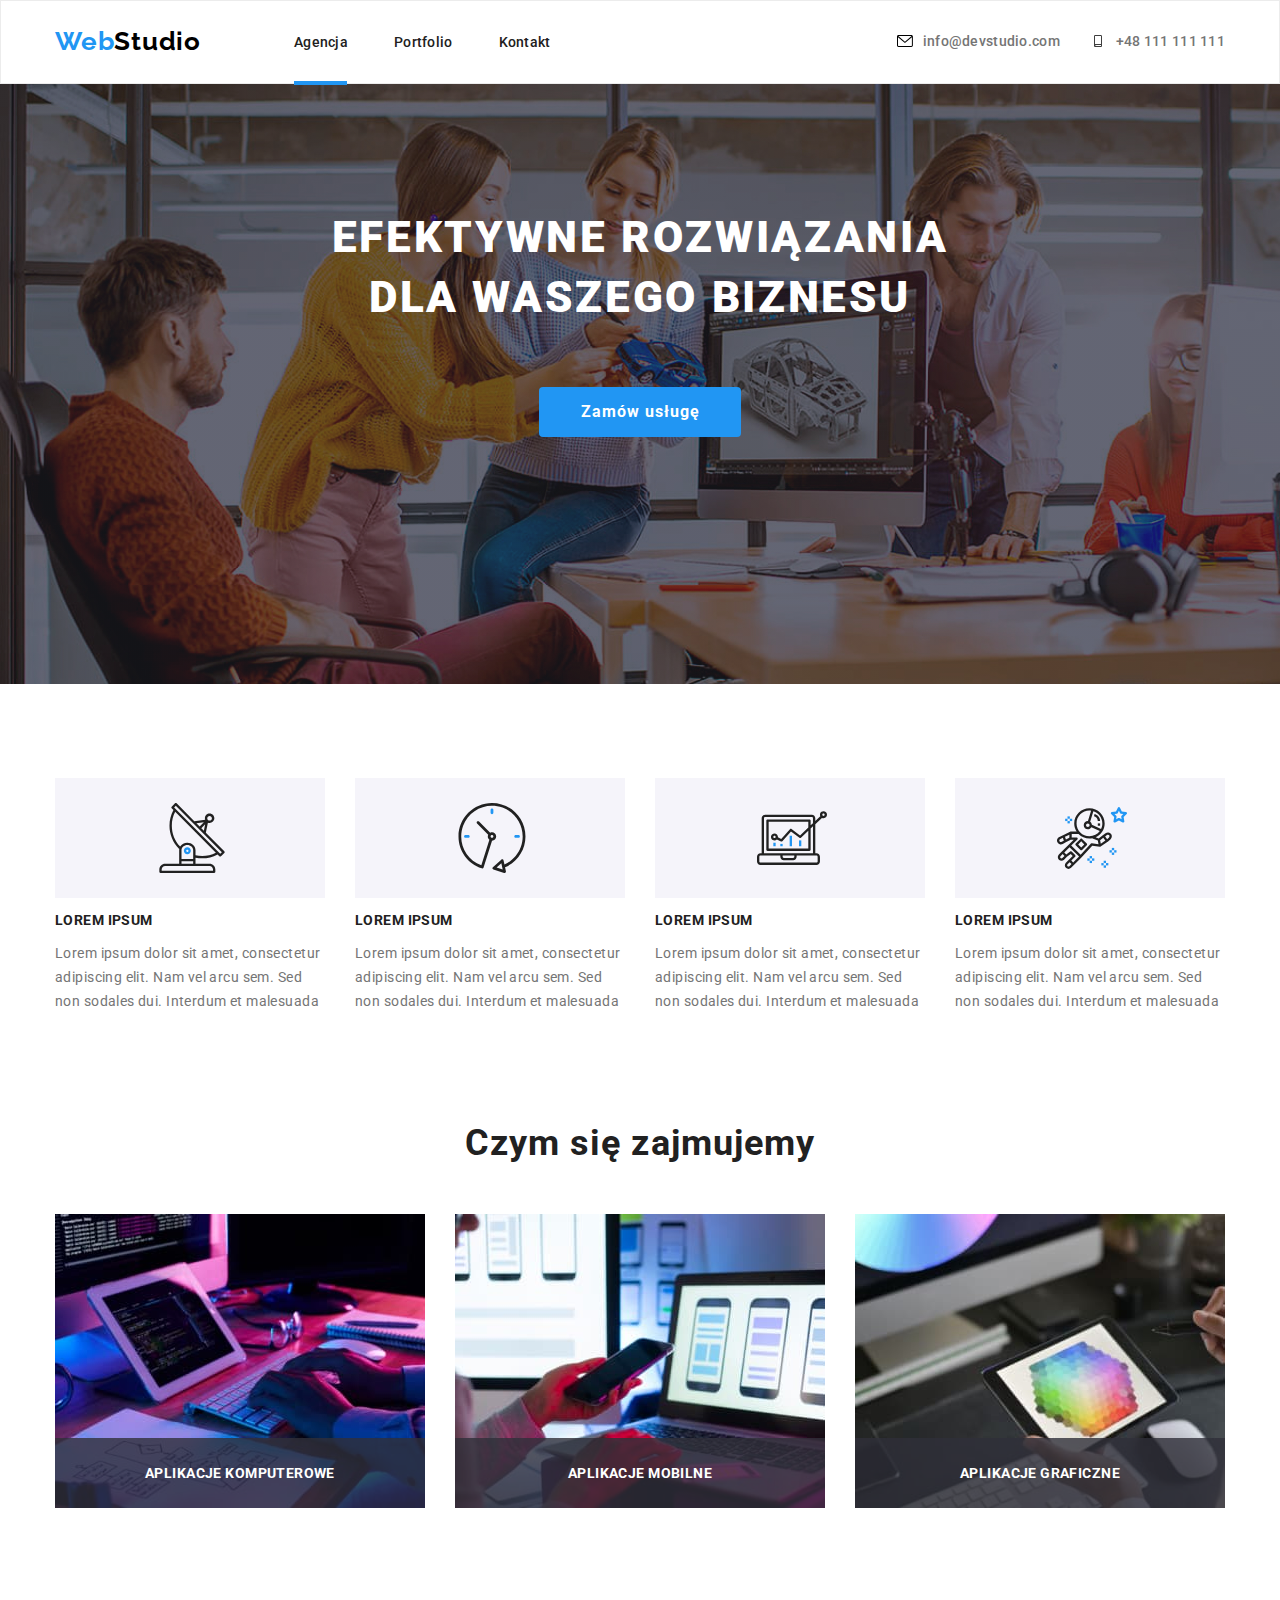
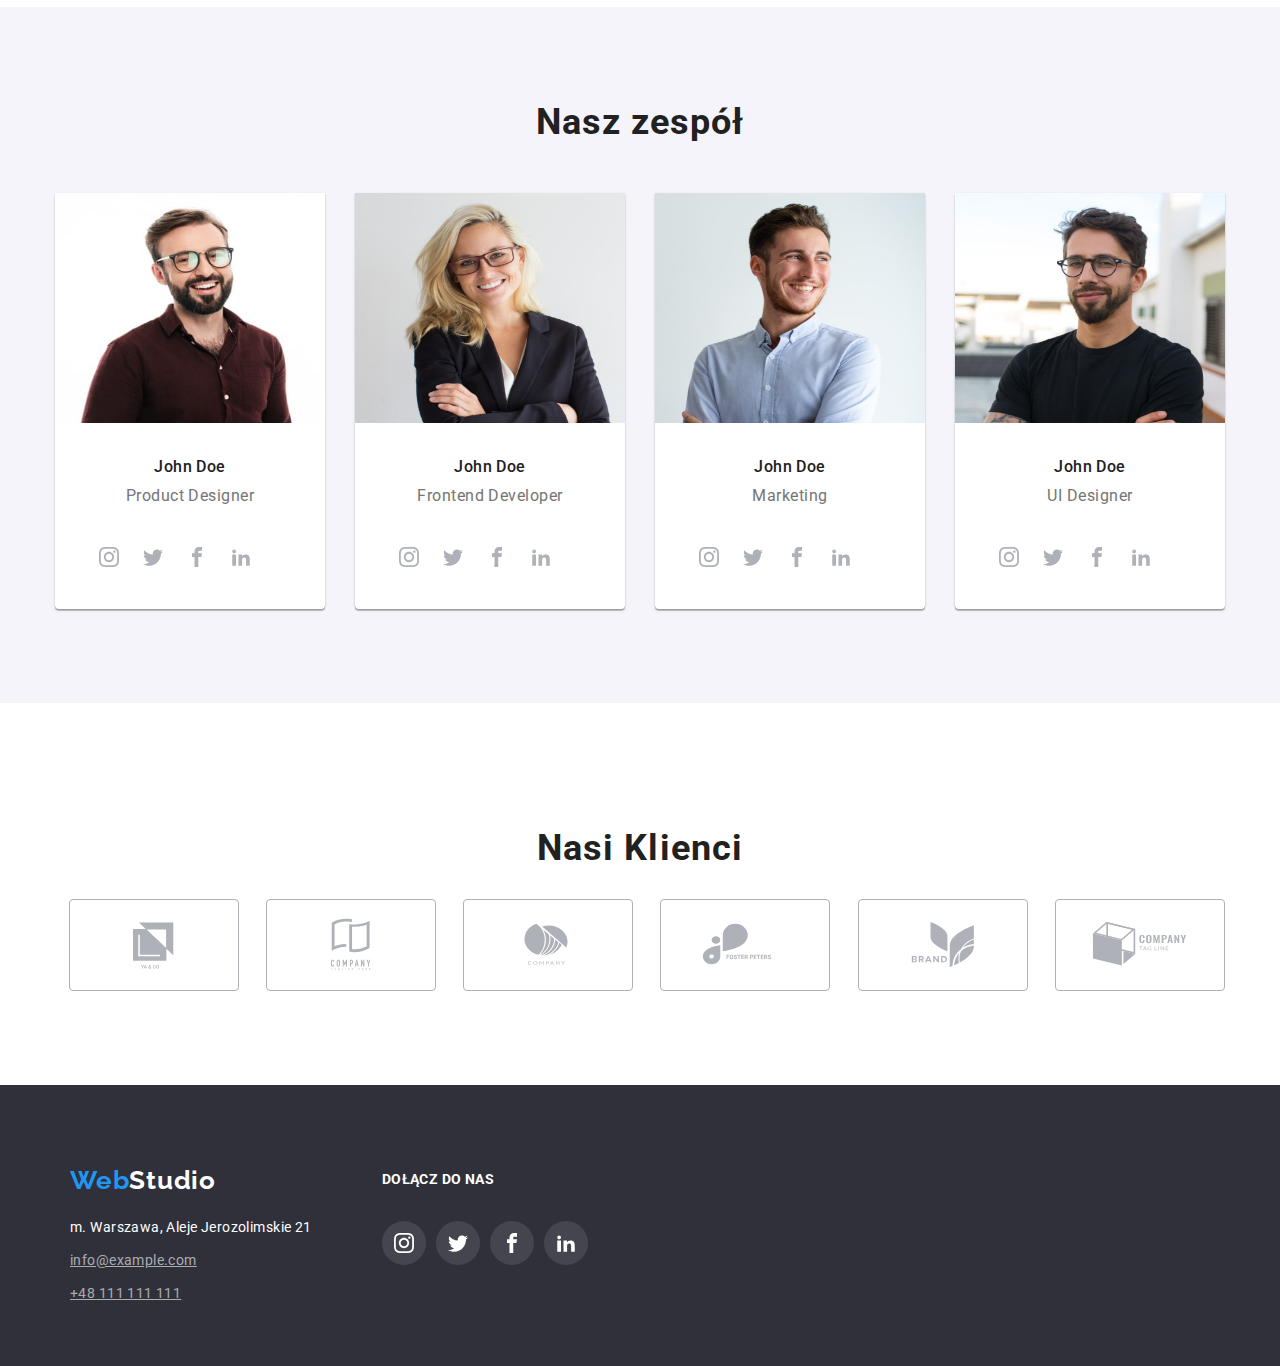
<file: index.html>
<!DOCTYPE html>
<html lang="en">
  <head>
    <meta charset="UTF-8" />
    <meta http-equiv="X-UA-Compatible" content="IE=edge" />
    <meta name="viewport" content="width=device-width, initial-scale=1.0" />
    <link
      rel="stylesheet"
      href="https://cdnjs.cloudflare.com/ajax/libs/modern-normalize/1.1.0/modern-normalize.css"
    />
    <link rel="preconnect" href="https://fonts.googleapis.com" />
    <link rel="preconnect" href="https://fonts.gstatic.com" crossorigin />
    <link
      href="https://fonts.googleapis.com/css2?family=Raleway:wght@700&family=Roboto:wght@400;500;700;900&display=swap"
      rel="stylesheet"
    />
    <link rel="stylesheet" href="./css/styles.css" />
    <title>Studio</title>
  </head>

  <body>
    <header class="header">
      <div class="container">
        <div class="navigation">
          <a class="logo link" href="/WebStudio"
            >Web<span class="logo-color">Studio</span></a
          >
          <nav class="nav-item">
            <ul class="navigation-list list">
              <li class="navigation-list-item">
                <a class="navigation-list-link line link" href="./index.html"
                  >Agencja</a
                >
              </li>
              <li class="navigation-list-item">
                <a class="navigation-list-link link" href="./port.html"
                  >Portfolio</a
                >
              </li>
              <li class="navigation-list-item">
                <a class="navigation-list-link link" href="/Kontakt">Kontakt</a>
              </li>
            </ul>
          </nav>

          <ul class="address list">
            <li>
              <a class="kontakt link" href="mailto:info@devstudio.com">
                <svg class="icon-envelope" width="16" height="12">
                  <use href="./images/sprite.svg#icon-envelope"></use>
                </svg>
                info@devstudio.com</a
              >
            </li>

            <li>
              <a class="kontakt link" href="tel:+48111111111">
                <svg class="icon-smartphone" width="16" height="12">
                  <use href="./images/sprite.svg#icon-smartphone"></use>
                </svg>
                +48 111 111 111</a
              >
            </li>
          </ul>
        </div>
      </div>
    </header>

    <!--  Efektywne Rozwiązania hero  -->
    <main>
      <section class="hero section">
        <div class="hero-item container">
          <h1 class="hero-item-text">
            EFEKTYWNE ROZWIĄZANIA <br />
            DLA WASZEGO BIZNESU
          </h1>
          <button class="hero-modal-btn" type="button"data-modal-open>
            Zamów usługę
          </button>
          </div>
        </div>
      </section>

      <section class="hero-lorem section">
        <div class="container">
          <ul class="hero-description list">
            <li class="hero-description-text">
              <ul class="lorem-list">
                <a class="lorem-links-item" href="#">
                  <svg class="lorem-icon" width="70" height="70">
                    <use href="./images/sprite.svg#icon-antenna-1"></use>
                  </svg>
                </a>
              </ul>
              <h3 class="undertitle">LOREM IPSUM</h3>
              <p class="hero-text">
                Lorem ipsum dolor sit amet, consectetur adipiscing elit. Nam vel
                arcu sem. Sed non sodales dui. Interdum et malesuada
              </p>
            </li>

            <li class="hero-description-text">
              <ul class="lorem-list">
                <a class="lorem-links-item" href="#">
                  <svg class="lorem-icon" width="70" height="70">
                    <use href="./images/sprite.svg#icon-clock-1"></use>
                  </svg>
                </a>
              </ul>
              <h3 class="undertitle">LOREM IPSUM</h3>
              <p class="hero-text">
                Lorem ipsum dolor sit amet, consectetur adipiscing elit. Nam vel
                arcu sem. Sed non sodales dui. Interdum et malesuada
              </p>
            </li>

            <li class="hero-description-text">
              <ul class="lorem-list">
                <a class="lorem-links-item" href="#">
                  <svg class="lorem-icon" width="70" height="70">
                    <use href="./images/sprite.svg#icon-diagram-1"></use>
                  </svg>
                </a>
              </ul>
              <h3 class="undertitle">LOREM IPSUM</h3>
              <p class="hero-text">
                Lorem ipsum dolor sit amet, consectetur adipiscing elit. Nam vel
                arcu sem. Sed non sodales dui. Interdum et malesuada
              </p>
            </li>

            <li class="hero-description-text">
              <ul class="lorem-list">
                <a class="lorem-links-item" href="#">
                  <svg class="lorem-icon" width="70" height="70">
                    <use href="./images/sprite.svg#icon-astronaut-1"></use>
                  </svg>
                </a>
              </ul>
              <h3 class="undertitle">LOREM IPSUM</h3>
              <p class="hero-text">
                Lorem ipsum dolor sit amet, consectetur adipiscing elit. Nam vel
                arcu sem. Sed non sodales dui. Interdum et malesuada
              </p>
            </li>
          </ul>
        </div>
      </section>
      <!--  about  -->

      <section class="about">
        <div class="container">
          <div class="about-list">
            <h2 class="secondary-undertitle">Czym się zajmujemy</h2>
            <ul class="about-img-list list">
              <li class="about-img-list-item">
                <p class="overlays">APLIKACJE KOMPUTEROWE</p>
                <img
                  class="about-img-list-img"
                  src="./images/whatwedo/computer.jpg"
                  alt="computer"
                  width="370"
                  height="294"
                />
              </li>
              <li class="about-img-list-item">
                <p class="overlays">APLIKACJE MOBILNE</p>
                <img
                  class="about-img-list-img"
                  src="./images/whatwedo/mobilephone.jpg"
                  alt="mobilephone"
                  width="370"
                  height="294"
                />
              </li>
              <li class="about-img-list-item">
                <p class="overlays">APLIKACJE GRAFICZNE</p>
                <img
                  class="about-img-list-img"
                  src="./images/whatwedo/tablet.jpg"
                  alt="tablet"
                  width="370"
                  height="294"
                />
              </li>
            </ul>
          </div>
        </div>
      </section>

      <!--  team  -->
      <section class="team section">
        <div class="container">
          <div class="team-img-box">
            <h2 class="secondary-undertitle">Nasz zespół</h2>
            <ul class="team-img list">
              <li class="team-img-list-item">
                <img
                  class="team-img-list-img"
                  src="./images/ourteam/productdesigner.jpg"
                  alt="johndoeproductdesigner"
                  width="270"
                  height="260"
                />
                <h3 class="team-name">John Doe</h3>
                <p class="team-job">Product Designer</p>

                <ul class="social-list list">
                  <li class="social-links"></li>
                  <a class="social-links-item" href="#">
                    <svg class="social-icon" width="20" height="20">
                      <use href="./images/sprite.svg#icon-instagram"></use>
                    </svg>
                  </a>

                  <li class="social-links"></li>
                  <a class="social-links-item" href="#">
                    <svg class="social-icon" width="20" height="20">
                      <use href="./images/sprite.svg#icon-twitter"></use>
                    </svg>
                  </a>

                  <li class="social-links"></li>
                  <a class="social-links-item" href="#">
                    <svg class="social-icon" width="20" height="20">
                      <use href="./images/sprite.svg#icon-facebook"></use>
                    </svg>
                  </a>

                  <li class="social-links"></li>
                  <a class="social-links-item" href="#">
                    <svg class="social-icon" width="20" height="20">
                      <use href="./images/sprite.svg#icon-linkedin2"></use>
                    </svg>
                  </a>
                </ul>
              </li>

              <li class="team-img-list-item">
                <img
                  class="team-img-list-img"
                  src="./images/ourteam/frontenddeveloper.jpg"
                  alt="johndoefrontenddeveloper"
                  width="270"
                  height="260"
                />
                <h3 class="team-name">John Doe</h3>
                <p class="team-job">Frontend Developer</p>

                <ul class="social-list list">
                  <li class="social-links"></li>
                  <a class="social-links-item" href="#">
                    <svg class="social-icon" width="20" height="20">
                      <use href="./images/sprite.svg#icon-instagram"></use>
                    </svg>
                  </a>

                  <li class="social-links"></li>
                  <a class="social-links-item" href="#">
                    <svg class="social-icon" width="20" height="20">
                      <use href="./images/sprite.svg#icon-twitter"></use>
                    </svg>
                  </a>

                  <li class="social-links"></li>
                  <a class="social-links-item" href="#">
                    <svg class="social-icon" width="20" height="20">
                      <use href="./images/sprite.svg#icon-facebook"></use>
                    </svg>
                  </a>

                  <li class="social-links"></li>
                  <a class="social-links-item" href="#">
                    <svg class="social-icon" width="20" height="20">
                      <use href="./images/sprite.svg#icon-linkedin2"></use>
                    </svg>
                  </a>
                </ul>
              </li>

              <li class="team-img-list-item">
                <img
                  class="team-img-list-img"
                  src="./images/ourteam/marketing.jpg"
                  alt="johndoemarketing"
                  width="270"
                  height="260"
                />
                <h3 class="team-name">John Doe</h3>
                <p class="team-job">Marketing</p>

                <ul class="social-list list">
                  <li class="social-links"></li>
                  <a class="social-links-item" href="#">
                    <svg class="social-icon" width="20" height="20">
                      <use href="./images/sprite.svg#icon-instagram"></use>
                    </svg>
                  </a>

                  <li class="social-links"></li>
                  <a class="social-links-item" href="#">
                    <svg class="social-icon" width="20" height="20">
                      <use href="./images/sprite.svg#icon-twitter"></use>
                    </svg>
                  </a>

                  <li class="social-links"></li>
                  <a class="social-links-item" href="#">
                    <svg class="social-icon" width="20" height="20">
                      <use href="./images/sprite.svg#icon-facebook"></use>
                    </svg>
                  </a>

                  <li class="social-links"></li>
                  <a class="social-links-item" href="#">
                    <svg class="social-icon" width="20" height="20">
                      <use href="./images/sprite.svg#icon-linkedin2"></use>
                    </svg>
                  </a>
                </ul>
              </li>

              <li class="team-img-list-item">
                <img
                  class="team-img-list-img"
                  src="./images/ourteam/uidesigner.jpg"
                  alt="johndoeuidesigner"
                  width="270"
                  height="260"
                />
                <h3 class="team-name">John Doe</h3>
                <p class="team-job">UI Designer</p>

                <ul class="social-list list">
                  <li class="social-links"></li>
                  <a class="social-links-item" href="#">
                    <svg class="social-icon" width="20" height="20">
                      <use href="./images/sprite.svg#icon-instagram"></use>
                    </svg>
                  </a>

                  <li class="social-links"></li>
                  <a class="social-links-item" href="#">
                    <svg class="social-icon" width="20" height="20">
                      <use href="./images/sprite.svg#icon-twitter"></use>
                    </svg>
                  </a>

                  <li class="social-links"></li>
                  <a class="social-links-item" href="#">
                    <svg class="social-icon" width="20" height="20">
                      <use href="./images/sprite.svg#icon-facebook"></use>
                    </svg>
                  </a>

                  <li class="social-links"></li>
                  <a class="social-links-item" href="#">
                    <svg class="social-icon" width="20" height="20">
                      <use href="./images/sprite.svg#icon-linkedin2"></use>
                    </svg>
                  </a>
                </ul>
              </li>
            </ul>
          </div>
        </div>
      </section>

      <section class="customers section">
        <div class="container">
          <h2 class="customers-name">Nasi Klienci</h2>
          <ul class="customers-list">
            <li class="customers-links"></li>
            <a class="customers-links-item" href="#">
              <svg class="customers-icon" width="106" height="60">
                <use href="./images/sprite.svg#icon-client1"></use>
              </svg>
            </a>
            <li class="customers-links"></li>
            <a class="customers-links-item" href="#">
              <svg class="customers-icon" width="106" height="60">
                <use href="./images/sprite.svg#icon-client2"></use>
              </svg>
            </a>
            <li class="customers-links"></li>
            <a class="customers-links-item" href="#">
              <svg class="customers-icon" width="106" height="60">
                <use href="./images/sprite.svg#icon-client3"></use>
              </svg>
            </a>
            <li class="customers-links"></li>
            <a class="customers-links-item" href="#">
              <svg class="customers-icon" width="106" height="60">
                <use href="./images/sprite.svg#icon-client4"></use>
              </svg>
            </a>
            <li class="customers-links"></li>
            <a class="customers-links-item" href="#">
              <svg class="customers-icon" width="106" height="60">
                <use href="./images/sprite.svg#icon-client5"></use>
              </svg>
            </a>
            <li class="customers-links"></li>
            <a class="customers-links-item" href="#">
              <svg class="customers-icon" width="106" height="60">
                <use href="./images/sprite.svg#icon-client6"></use>
              </svg>
            </a>
          </ul>
        </div>
      </section>
    </main>

    <!--  footer  -->
    <footer>
      <div class="container">
        <div class="all-footer">
          <div class="logo-address-footer">
            <ul class="address-footer list">
              <a class="logo-footer link" href="/WebStudio"
                >Web<span class="footer-logo-color">Studio</span></a
              >

              <li class="footer-address">
                <a
                  class="footer-address-item link"
                  href="https://goo.gl/maps/xpxpCTiTsb5umE3t5"
                  target="_blank"
                  >m. Warszawa, Aleje Jerozolimskie 21</a
                >
              </li>
              <li class="address-mail-footer">
                <a class="footer-mail" href="mailto:info@example.com"
                  >info@example.com</a
                >
              </li>
              <li class="address-tel-footer">
                <a class="footer-tel" href="tel:+48111111111"
                  >+48 111 111 111</a
                >
              </li>
            </ul>

            <div class="right-side-footer">
              <p>DOŁĄCZ DO NAS</p>
              <ul class="social-list-footer list">
                <li class="social-links-footer">
                  <a class="social-links-item-footer" href="#">
                    <svg class="social-icon-footer" width="20" height="20">
                      <use href="./images/sprite.svg#icon-instagram"></use>
                    </svg>
                  </a>
                </li>

                <li class="social-links-footer">
                  <a class="social-links-item-footer" href="#">
                    <svg class="social-icon-footer" width="20" height="20">
                      <use href="./images/sprite.svg#icon-twitter"></use>
                    </svg>
                  </a>
                </li>

                <li class="social-links-footer">
                  <a class="social-links-item-footer" href="#">
                    <svg class="social-icon-footer" width="20" height="20">
                      <use href="./images/sprite.svg#icon-facebook"></use>
                    </svg>
                  </a>
                </li>

                <li class="social-links-footer">
                  <a class="social-links-item-footer" href="#">
                    <svg class="social-icon-footer" width="20" height="20">
                      <use href="./images/sprite.svg#icon-linkedin2"></use>
                    </svg>
                  </a>
                </li>
              </ul>
            </div>
          </div>
        </div>
      </div>
    </footer>
    <!-----------------MODAL---------------->
    <div class="backdrop is-hidden" data-modal>
      <div class="modal">
        <button type="button" class="close-btn" data-modal-close>X</button>
      </div>
    </div>

    <script src="./js/modal.js"></script>
  </body>
</html>
</file>
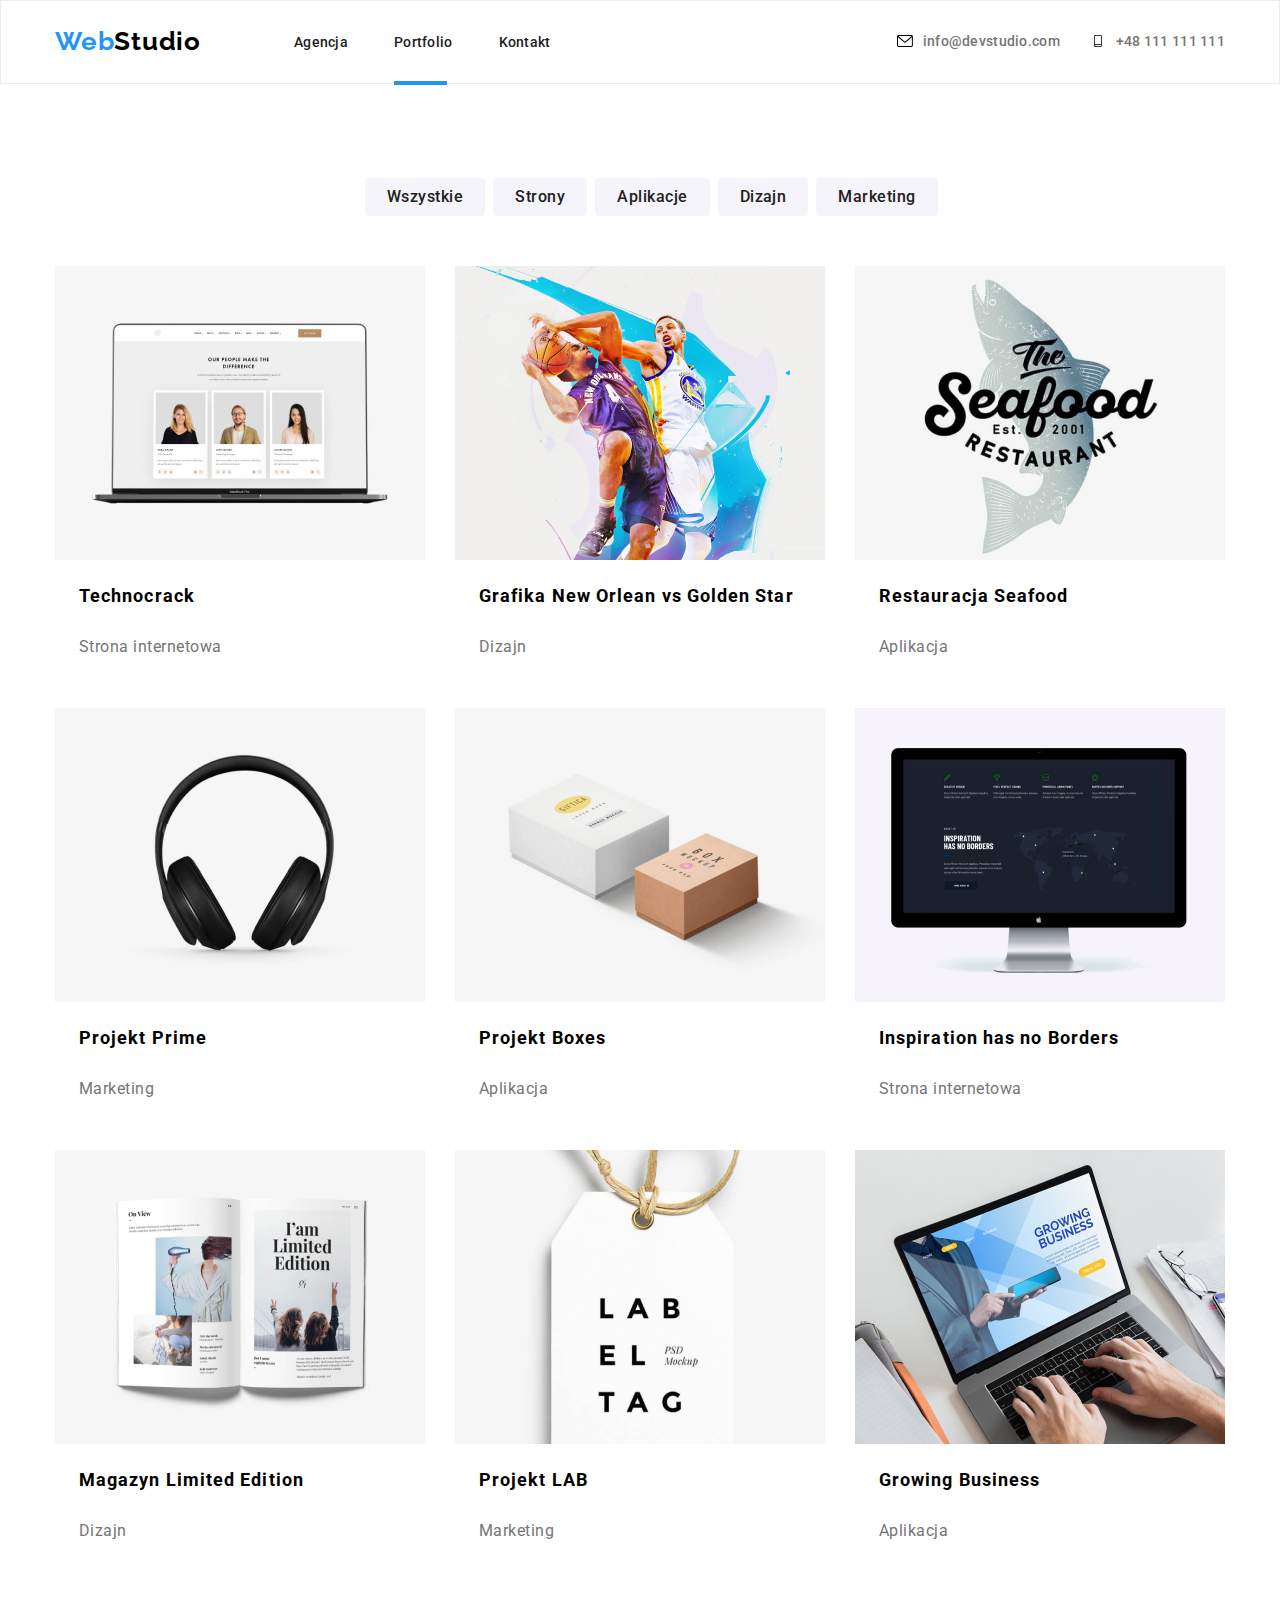
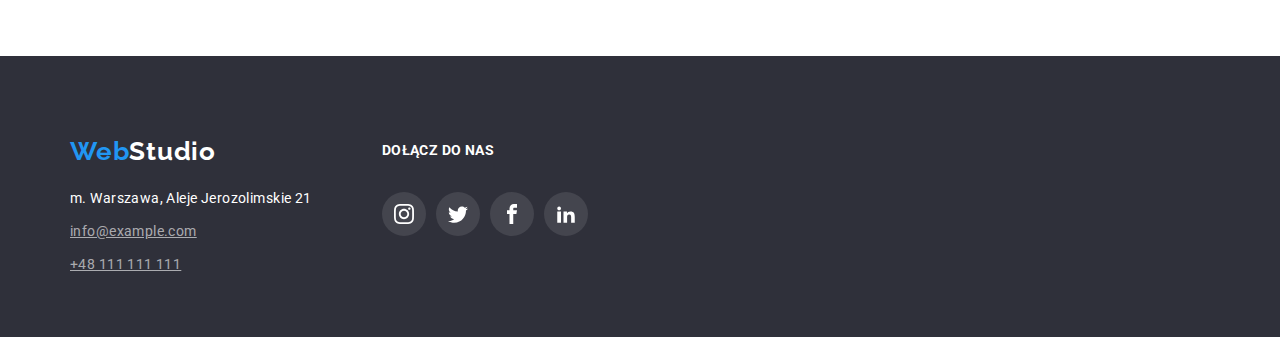
<file: port.html>
<!DOCTYPE html>
<html lang="en">
  <head>
    <meta charset="UTF-8" />
    <meta http-equiv="X-UA-Compatible" content="IE=edge" />
    <meta name="viewport" content="width=device-width, initial-scale=1.0" />
    <link
      rel="stylesheet"
      href="https://cdnjs.cloudflare.com/ajax/libs/modern-normalize/1.1.0/modern-normalize.css"
    />
    <link rel="preconnect" href="https://fonts.googleapis.com" />
    <link rel="preconnect" href="https://fonts.gstatic.com" crossorigin />
    <link
      href="https://fonts.googleapis.com/css2?family=Raleway:wght@700&family=Roboto:wght@400;500;700;900&display=swap"
      rel="stylesheet"
    />
    <link rel="stylesheet" href="./css/styles.css" />
    <title>Portfolio</title>
  </head>

  <body>
    <header class="header">
      <div class="container">
        <div class="navigation">
          <a class="logo link" href="/WebStudio"
            >Web<span class="logo-color">Studio</span></a
          >
          <nav class="nav-item">
            <ul class="navigation-list list">
              <li class="navigation-list-item">
                <a class="navigation-list-link link" href="./index.html"
                  >Agencja</a
                >
              </li>
              <li class="navigation-list-item">
                <a class="navigation-list-link line link" href="./portfolio.html"
                  >Portfolio</a
                >
              </li>
              <li class="navigation-list-item">
                <a class="navigation-list-link link" href="/Kontakt">Kontakt</a>
              </li>
            </ul>
          </nav>

          <ul class="address list">
            <li>
              <a class="kontakt link" href="mailto:info@devstudio.com">
                <svg class="icon-envelope" width="16" height="12">
                  <use href="./images/sprite.svg#icon-envelope"></use>
                </svg>
                info@devstudio.com</a
              >
            </li>

            <li>
              <a class="kontakt link" href="tel:+48111111111">
                <svg class="icon-smartphone" width="16" height="12">
                  <use href="./images/sprite.svg#icon-smartphone"></use>
                </svg>
                +48 111 111 111</a
              >
            </li>
          </ul>
        </div>
      </div>
    </header>

    <main>
      <section class="portfolio-section">
        <div class="container">
          <nav class="nav-btn">
            <ul class="nav-btn-list-item list">
              <li class="nav-btn-list">
                <button class="nav-modal-btn" type="button">Wszystkie</button>
              </li>
              <li class="nav-btn-list">
                <button class="nav-modal-btn" type="button">Strony</button>
              </li>
              <li class="nav-btn-list">
                <button class="nav-modal-btn" type="button">Aplikacje</button>
              </li>
              <li class="nav-btn-list">
                <button class="nav-modal-btn" type="button">Dizajn</button>
              </li>
              <li class="nav-btn-list">
                <button class="nav-modal-btn" type="button">Marketing</button>
              </li>
            </ul>
          </nav>
        </div>
      </section>

      <!--Portfolio-->
      <div class="portfolio">
        <div class="container">
          <ul class="portfolio-list-item list">
            <li class="portfolio-list">
              <figure class="portfolio-img">
                <div class="portfolio-hidden">
                  <img
                    src="./images/portfolio/port1.jpg"
                    alt="Technocrack"
                    width="370"
                    height="294"
                  />
                  <div class="portfolio-description">
                    Technocrack jest popularną platformą wykorzystywaną do
                    rozpowszechniania koronawirusa. Firmy wykorzystują tę
                    platformę do celów szpiegowskich i ataków na
                    niezabezpieczone serwery konkurencji
                  </div>
                </div>

                <figcaption class="portfolio-card">
                  <h3 class="prtfolio-item">Technocrack</h3>
                  <p class="portfolio-class-description">Strona internetowa</p>
                </figcaption>
              </figure>
            </li>

            <li class="portfolio-list">
              <figure class="portfolio-img">
                <div class="portfolio-hidden">
                  <img
                    src="./images/portfolio/port2.jpg"
                    alt="Grafika New Orlean vs Golden Star"
                    width="370"
                    height="294"
                  />
                  <div class="portfolio-description">
                    Technocrack jest popularną platformą wykorzystywaną do
                    rozpowszechniania koronawirusa. Firmy wykorzystują tę
                    platformę do celów szpiegowskich i ataków na
                    niezabezpieczone serwery konkurencji
                  </div>
                </div>
                <figcaption class="portfolio-card">
                  <h3 class="prtfolio-item">
                    Grafika New Orlean vs Golden Star
                  </h3>
                  <p class="portfolio-class-description">Dizajn</p>
                </figcaption>
              </figure>
            </li>

            <li class="portfolio-list">
              <figure class="portfolio-img">
                <div class="portfolio-hidden">
                  <img
                    src="./images/portfolio/port3.jpg"
                    alt="Restauracja Seafood"
                    width="370"
                    height="294"
                  />
                  <div class="portfolio-description">
                    Technocrack jest popularną platformą wykorzystywaną do
                    rozpowszechniania koronawirusa. Firmy wykorzystują tę
                    platformę do celów szpiegowskich i ataków na
                    niezabezpieczone serwery konkurencji
                  </div>
                </div>
                <figcaption class="portfolio-card">
                  <h3 class="prtfolio-item">Restauracja Seafood</h3>
                  <p class="portfolio-class-description">Aplikacja</p>
                </figcaption>
              </figure>
            </li>

            <li class="portfolio-list">
              <figure class="portfolio-img">
                <div class="portfolio-hidden">
                  <img
                    src="./images/portfolio/port4.jpg"
                    alt="Projekt Prime"
                    width="370"
                    height="294"
                  />
                  <div class="portfolio-description">
                    Technocrack jest popularną platformą wykorzystywaną do
                    rozpowszechniania koronawirusa. Firmy wykorzystują tę
                    platformę do celów szpiegowskich i ataków na
                    niezabezpieczone serwery konkurencji
                  </div>
                </div>
                <figcaption class="portfolio-card">
                  <h3 class="prtfolio-item">Projekt Prime</h3>
                  <p class="portfolio-class-description">Marketing</p>
                </figcaption>
              </figure>
            </li>

            <li class="portfolio-list">
              <figure class="portfolio-img">
                <div class="portfolio-hidden">
                  <img
                    src="./images/portfolio/port5.jpg"
                    alt="Projekt Boxes"
                    width="370"
                    height="294"
                  />
                  <div class="portfolio-description">
                    Technocrack jest popularną platformą wykorzystywaną do
                    rozpowszechniania koronawirusa. Firmy wykorzystują tę
                    platformę do celów szpiegowskich i ataków na
                    niezabezpieczone serwery konkurencji
                  </div>
                </div>
                <figcaption class="portfolio-card">
                  <h3 class="prtfolio-item">Projekt Boxes</h3>
                  <p class="portfolio-class-description">Aplikacja</p>
                </figcaption>
              </figure>
            </li>

            <li class="portfolio-list">
              <figure class="portfolio-img">
                <div class="portfolio-hidden">
                  <img
                    src="./images/portfolio/port6.jpg"
                    alt="Inspiration has no Borders"
                    width="370"
                    height="294"
                  />
                  <div class="portfolio-description">
                    Technocrack jest popularną platformą wykorzystywaną do
                    rozpowszechniania koronawirusa. Firmy wykorzystują tę
                    platformę do celów szpiegowskich i ataków na
                    niezabezpieczone serwery konkurencji
                  </div>
                </div>
                <figcaption class="portfolio-card">
                  <h3 class="prtfolio-item">Inspiration has no Borders</h3>
                  <p class="portfolio-class-description">Strona internetowa</p>
                </figcaption>
              </figure>
            </li>

            <li class="portfolio-list">
              <figure class="portfolio-img">
                <div class="portfolio-hidden">
                  <img
                    src="./images/portfolio/port7.jpg"
                    alt="Magazyn Limited Edition"
                    width="370"
                    height="294"
                  />
                  <div class="portfolio-description">
                    Technocrack jest popularną platformą wykorzystywaną do
                    rozpowszechniania koronawirusa. Firmy wykorzystują tę
                    platformę do celów szpiegowskich i ataków na
                    niezabezpieczone serwery konkurencji
                  </div>
                </div>
                <figcaption class="portfolio-card">
                  <h3 class="prtfolio-item">Magazyn Limited Edition</h3>
                  <p class="portfolio-class-description">Dizajn</p>
                </figcaption>
              </figure>
            </li>

            <li class="portfolio-list">
              <figure class="portfolio-img">
                <div class="portfolio-hidden">
                  <img
                    src="./images/portfolio/port8.jpg"
                    alt="Projekt LAB"
                    width="370"
                    height="294"
                  />
                  <div class="portfolio-description">
                    Technocrack jest popularną platformą wykorzystywaną do
                    rozpowszechniania koronawirusa. Firmy wykorzystują tę
                    platformę do celów szpiegowskich i ataków na
                    niezabezpieczone serwery konkurencji
                  </div>
                </div>
                <figcaption class="portfolio-card">
                  <h3 class="prtfolio-item">Projekt LAB</h3>
                  <p class="portfolio-class-description">Marketing</p>
                </figcaption>
              </figure>
            </li>

            <li class="portfolio-list">
              <figure class="portfolio-img">
                <div class="portfolio-hidden">
                  <img
                    src="./images/portfolio/port9.jpg"
                    alt="Growing Business"
                    width="370"
                    height="294"
                  />
                  <div class="portfolio-description">
                    Technocrack jest popularną platformą wykorzystywaną do
                    rozpowszechniania koronawirusa. Firmy wykorzystują tę
                    platformę do celów szpiegowskich i ataków na
                    niezabezpieczone serwery konkurencji
                  </div>
                </div>
                <figcaption class="portfolio-card">
                  <h3 class="prtfolio-item">Growing Business</h3>
                  <p class="portfolio-class-description">Aplikacja</p>
                </figcaption>
              </figure>
            </li>
          </ul>
        </div>
      </div>

      <footer>
      <div class="container">
        <div class="all-footer">
          <div class="logo-address-footer">
            <ul class="address-footer list">
              <a class="logo-footer link" href="/WebStudio"
                >Web<span class="footer-logo-color">Studio</span></a
              >

              <li class="footer-address">
                <a
                  class="footer-address-item link"
                  href="https://goo.gl/maps/xpxpCTiTsb5umE3t5"
                  target="_blank"
                  >m. Warszawa, Aleje Jerozolimskie 21</a
                >
              </li>
              <li class="address-mail-footer">
                <a class="footer-mail" href="mailto:info@example.com"
                  >info@example.com</a
                >
              </li>
              <li class="address-tel-footer">
                <a class="footer-tel" href="tel:+48111111111"
                  >+48 111 111 111</a
                >
              </li>
            </ul>

            <div class="right-side-footer">
              <p>DOŁĄCZ DO NAS</p>
              <ul class="social-list-footer list">
                <li class="social-links-footer">
                  <a class="social-links-item-footer" href="#">
                    <svg class="social-icon-footer" width="20" height="20">
                      <use href="./images/sprite.svg#icon-instagram"></use>
                    </svg>
                  </a>
                </li>

                <li class="social-links-footer">
                  <a class="social-links-item-footer" href="#">
                    <svg class="social-icon-footer" width="20" height="20">
                      <use href="./images/sprite.svg#icon-twitter"></use>
                    </svg>
                  </a>
                </li>

                <li class="social-links-footer">
                  <a class="social-links-item-footer" href="#">
                    <svg class="social-icon-footer" width="20" height="20">
                      <use href="./images/sprite.svg#icon-facebook"></use>
                    </svg>
                  </a>
                </li>

                <li class="social-links-footer">
                  <a class="social-links-item-footer" href="#">
                    <svg class="social-icon-footer" width="20" height="20">
                      <use href="./images/sprite.svg#icon-linkedin2"></use>
                    </svg>
                  </a>
                </li>
              </ul>
            </div>
          </div>
        </div>
      </div>
    </footer>
    </main>
  </body>
</html>
</file>
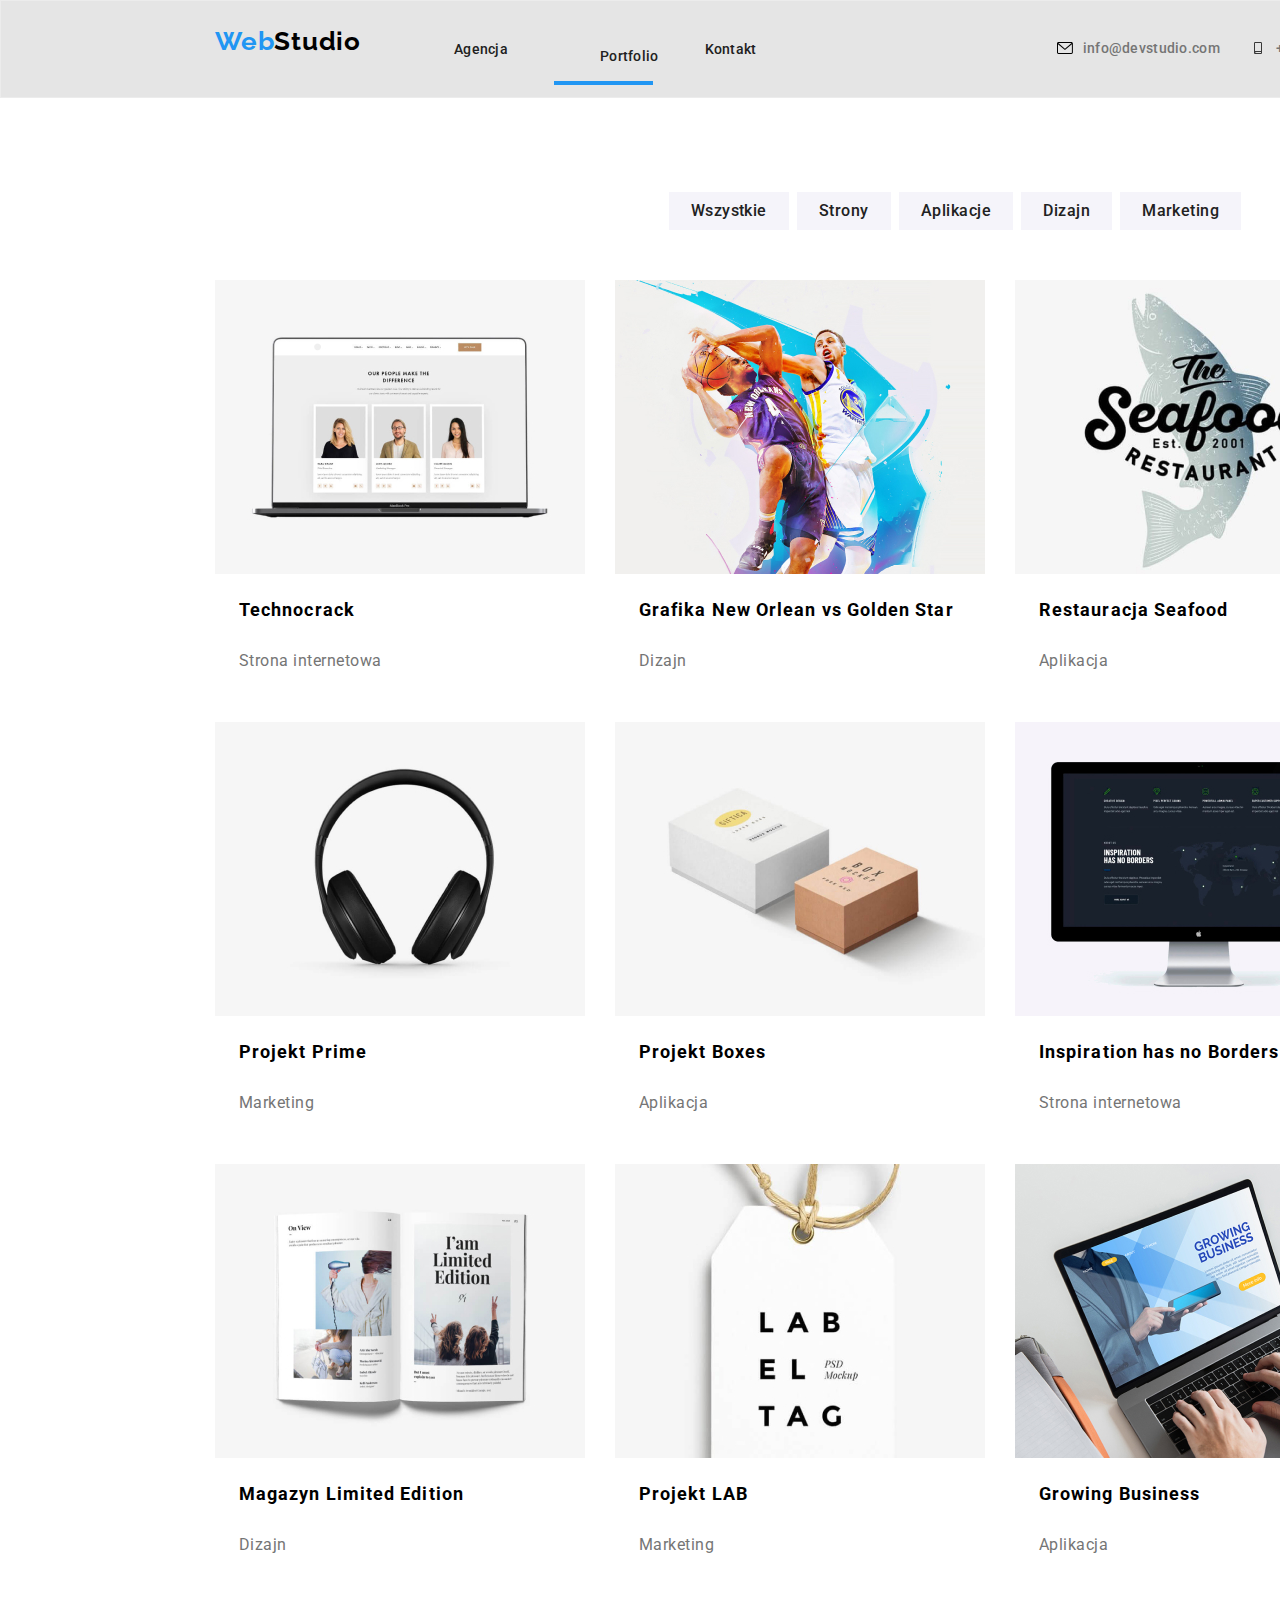
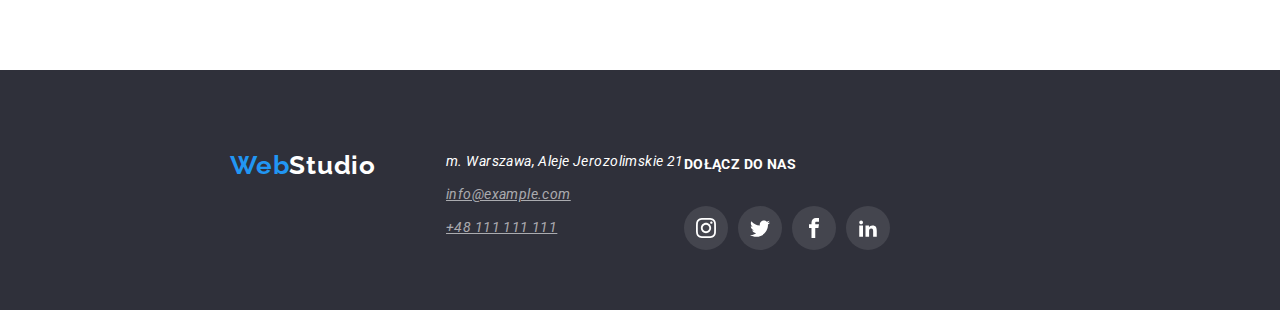
<file: portfolio.html>
<!DOCTYPE html>
<html lang="en">
  <head>
    <meta charset="UTF-8" />
    <meta http-equiv="X-UA-Compatible" content="IE=edge" />
    <meta name="viewport" content="width=device-width, initial-scale=1.0" />
    <link
      rel="stylesheet"
      href="https://cdnjs.cloudflare.com/ajax/libs/modern-normalize/1.1.0/modern-normalize.css"
    />
    <link rel="preconnect" href="https://fonts.googleapis.com" />
    <link rel="preconnect" href="https://fonts.gstatic.com" crossorigin />
    <link
      href="https://fonts.googleapis.com/css2?family=Raleway:wght@700&family=Roboto:wght@400;500;700;900&display=swap"
      rel="stylesheet"
    />
    <link rel="stylesheet" href="./css/style.css" />
    <title>Portfolio</title>
  </head>

  <body>
    <header class="header">
      <div class="container">
        <div class="navigation">
          <a class="logo link" href="/WebStudio"
            >Web<span class="logo-color">Studio</span></a
          >
          <nav class="nav-item">
            <ul class="navigation-list list">
              <li class="navigation-list-item">
                <a class="navigation-list-link link" href="./index.html"
                  >Agencja</a
                >
              </li>
              <li class="navigation-list-item">
                <a
                  class="navigation-list-link line link"
                  href="./portfolio.html">
              <li>
                <p class="description"></p>
                <a class="navigation-list-link link" href="./portfolio.html"
                  >Portfolio</a
                >
              </li>
              <li class="navigation-list-item">
                <a class="navigation-list-link link" href="/Kontakt">Kontakt</a>
              </li>
            </ul>
          </nav>

          <ul class="address list">
            <li>
              <a class="kontakt link" href="mailto:info@devstudio.com">
                <svg class="icon-envelope" width="16" height="12">
                  <use href="./images/sprite.svg#icon-envelope"></use>
                </svg>
                info@devstudio.com</a
              >
            </li>

            <li>
              <a class="kontakt link" href="tel:+48111111111">
                <svg class="icon-smartphone" width="16" height="12">
                  <use href="./images/sprite.svg#icon-smartphone"></use>
                </svg>
                +48 111 111 111</a
              >
            </li>
          </ul>
        </div>
      </div>
    </header>

    <main>
      <section class="portfolio-section">
        <div class="container">
          <nav class="nav-btn">
            <ul class="nav-btn-list-item list">
              <li class="nav-btn-list">
                <button class="nav-modal-btn" type="button">Wszystkie</button>
              </li>
              <li class="nav-btn-list">
                <button class="nav-modal-btn" type="button">Strony</button>
              </li>
              <li class="nav-btn-list">
                <button class="nav-modal-btn" type="button">Aplikacje</button>
              </li>
              <li class="nav-btn-list">
                <button class="nav-modal-btn" type="button">Dizajn</button>
              </li>
              <li class="nav-btn-list">
                <button class="nav-modal-btn" type="button">Marketing</button>
              </li>
            </ul>
          </nav>
        </div>
      </section>

      <!--Portfolio-->
      <div class="portfolio">
        <div class="container">
          <ul class="portfolio-list-item list">
            <li class="portfolio-list">
              <figure class="portfolio-img">
                <div class="portfolio-hidden">
                  <img
                    src="./images/portfolio/port1.jpg"
                    alt="Technocrack"
                    width="370"
                    height="294"
                  />
                  <div class="portfolio-description">
                    Technocrack jest popularną platformą wykorzystywaną do
                    rozpowszechniania koronawirusa. Firmy wykorzystują tę
                    platformę do celów szpiegowskich i ataków na
                    niezabezpieczone serwery konkurencji
                  </div>
                </div>

                <figcaption class="portfolio-card">
                  <h3 class="prtfolio-item">Technocrack</h3>
                  <p class="portfolio-class-description">Strona internetowa</p>
                </figcaption>
              </figure>
            </li>

            <li class="portfolio-list">
              <figure class="portfolio-img">
                <div class="portfolio-hidden">
                  <img
                    src="./images/portfolio/port2.jpg"
                    alt="Grafika New Orlean vs Golden Star"
                    width="370"
                    height="294"
                  />
                  <div class="portfolio-description">
                    Technocrack jest popularną platformą wykorzystywaną do
                    rozpowszechniania koronawirusa. Firmy wykorzystują tę
                    platformę do celów szpiegowskich i ataków na
                    niezabezpieczone serwery konkurencji
                  </div>
                </div>
                <figcaption class="portfolio-card">
                  <h3 class="prtfolio-item">
                    Grafika New Orlean vs Golden Star
                  </h3>
                  <p class="portfolio-class-description">Dizajn</p>
                </figcaption>
              </figure>
            </li>

            <li class="portfolio-list">
              <figure class="portfolio-img">
                <div class="portfolio-hidden">
                  <img
                    src="./images/portfolio/port3.jpg"
                    alt="Restauracja Seafood"
                    width="370"
                    height="294"
                  />
                  <div class="portfolio-description">
                    Technocrack jest popularną platformą wykorzystywaną do
                    rozpowszechniania koronawirusa. Firmy wykorzystują tę
                    platformę do celów szpiegowskich i ataków na
                    niezabezpieczone serwery konkurencji
                  </div>
                </div>
                <figcaption class="portfolio-card">
                  <h3 class="prtfolio-item">Restauracja Seafood</h3>
                  <p class="portfolio-class-description">Aplikacja</p>
                </figcaption>
              </figure>
            </li>

            <li class="portfolio-list">
              <figure class="portfolio-img">
                <div class="portfolio-hidden">
                  <img
                    src="./images/portfolio/port4.jpg"
                    alt="Projekt Prime"
                    width="370"
                    height="294"
                  />
                  <div class="portfolio-description">
                    Technocrack jest popularną platformą wykorzystywaną do
                    rozpowszechniania koronawirusa. Firmy wykorzystują tę
                    platformę do celów szpiegowskich i ataków na
                    niezabezpieczone serwery konkurencji
                  </div>
                </div>
                <figcaption class="portfolio-card">
                  <h3 class="prtfolio-item">Projekt Prime</h3>
                  <p class="portfolio-class-description">Marketing</p>
                </figcaption>
              </figure>
            </li>

            <li class="portfolio-list">
              <figure class="portfolio-img">
                <div class="portfolio-hidden">
                  <img
                    src="./images/portfolio/port5.jpg"
                    alt="Projekt Boxes"
                    width="370"
                    height="294"
                  />
                  <div class="portfolio-description">
                    Technocrack jest popularną platformą wykorzystywaną do
                    rozpowszechniania koronawirusa. Firmy wykorzystują tę
                    platformę do celów szpiegowskich i ataków na
                    niezabezpieczone serwery konkurencji
                  </div>
                </div>
                <figcaption class="portfolio-card">
                  <h3 class="prtfolio-item">Projekt Boxes</h3>
                  <p class="portfolio-class-description">Aplikacja</p>
                </figcaption>
              </figure>
            </li>

            <li class="portfolio-list">
              <figure class="portfolio-img">
                <div class="portfolio-hidden">
                  <img
                    src="./images/portfolio/port6.jpg"
                    alt="Inspiration has no Borders"
                    width="370"
                    height="294"
                  />
                  <div class="portfolio-description">
                    Technocrack jest popularną platformą wykorzystywaną do
                    rozpowszechniania koronawirusa. Firmy wykorzystują tę
                    platformę do celów szpiegowskich i ataków na
                    niezabezpieczone serwery konkurencji
                  </div>
                </div>
                <figcaption class="portfolio-card">
                  <h3 class="prtfolio-item">Inspiration has no Borders</h3>
                  <p class="portfolio-class-description">Strona internetowa</p>
                </figcaption>
              </figure>
            </li>

            <li class="portfolio-list">
              <figure class="portfolio-img">
                <div class="portfolio-hidden">
                  <img
                    src="./images/portfolio/port7.jpg"
                    alt="Magazyn Limited Edition"
                    width="370"
                    height="294"
                  />
                  <div class="portfolio-description">
                    Technocrack jest popularną platformą wykorzystywaną do
                    rozpowszechniania koronawirusa. Firmy wykorzystują tę
                    platformę do celów szpiegowskich i ataków na
                    niezabezpieczone serwery konkurencji
                  </div>
                </div>
                <figcaption class="portfolio-card">
                  <h3 class="prtfolio-item">Magazyn Limited Edition</h3>
                  <p class="portfolio-class-description">Dizajn</p>
                </figcaption>
              </figure>
            </li>

            <li class="portfolio-list">
              <figure class="portfolio-img">
                <div class="portfolio-hidden">
                  <img
                    src="./images/portfolio/port8.jpg"
                    alt="Projekt LAB"
                    width="370"
                    height="294"
                  />
                  <div class="portfolio-description">
                    Technocrack jest popularną platformą wykorzystywaną do
                    rozpowszechniania koronawirusa. Firmy wykorzystują tę
                    platformę do celów szpiegowskich i ataków na
                    niezabezpieczone serwery konkurencji
                  </div>
                </div>
                <figcaption class="portfolio-card">
                  <h3 class="prtfolio-item">Projekt LAB</h3>
                  <p class="portfolio-class-description">Marketing</p>
                </figcaption>
              </figure>
            </li>

            <li class="portfolio-list">
              <figure class="portfolio-img">
                <div class="portfolio-hidden">
                  <img
                    src="./images/portfolio/port9.jpg"
                    alt="Growing Business"
                    width="370"
                    height="294"
                  />
                  <div class="portfolio-description">
                    Technocrack jest popularną platformą wykorzystywaną do
                    rozpowszechniania koronawirusa. Firmy wykorzystują tę
                    platformę do celów szpiegowskich i ataków na
                    niezabezpieczone serwery konkurencji
                  </div>
                </div>
                <figcaption class="portfolio-card">
                  <h3 class="prtfolio-item">Growing Business</h3>
                  <p class="portfolio-class-description">Aplikacja</p>
                </figcaption>
              </figure>
            </li>
          </ul>
        </div>
      </div>

      <footer>
        <div class="container">
          <div class="all-footer">
            <div class="logo-address-footer">
              <ul class="address-footer list">
                <a class="logo-footer link" href="/WebStudio"
                  >Web<span class="footer-logo-color">Studio</span></a
                >
              </ul>
              <address>
                <ul>
                  <li class="footer-address">
                    <a
                      class="footer-address-item link"
                      href="https://goo.gl/maps/xpxpCTiTsb5umE3t5"
                      target="_blank"
                      >m. Warszawa, Aleje Jerozolimskie 21</a
                    >
                  </li>
                  <li class="address-mail-footer">
                    <a class="footer-mail" href="mailto:info@example.com"
                      >info@example.com</a
                    >
                  </li>
                  <li class="address-tel-footer">
                    <a class="footer-tel" href="tel:+48111111111"
                      >+48 111 111 111</a
                    >
                  </li>
                </ul>
              </address>

              <div class="right-side-footer">
                <p>DOŁĄCZ DO NAS</p>
                <ul class="social-list-footer list">
                  <li class="social-links-footer">
                    <a class="social-links-item-footer" href="#">
                      <svg class="social-icon-footer">
                        <use href="/images/sprite.svg#icon-instagram"></use>
                      </svg>
                    </a>
                  </li>

                  <li class="social-links-footer">
                    <a class="social-links-item-footer" href="#">
                      <svg class="social-icon-footer">
                        <use href="/images/sprite.svg#icon-twitter"></use>
                      </svg>
                    </a>
                  </li>

                  <li class="social-links-footer">
                    <a class="social-links-item-footer" href="#">
                      <svg class="social-icon-footer">
                        <use href="/images/sprite.svg#icon-facebook"></use>
                      </svg>
                    </a>
                  </li>

                  <li class="social-links-footer">
                    <a class="social-links-item-footer" href="#">
                      <svg class="social-icon-footer">
                        <use href="/images/sprite.svg#icon-linkedin2"></use>
                      </svg>
                    </a>
                  </li>
                </ul>
              </div>
            </div>
          </div>
        </div>
      </footer>
    </main>
  </body>
</html>
</file>
<file: css/styles.css>
:root {
    --main-font: 'Roboto', sans-serif;
    --secondary-font: 'Raleway', sans-serif;
    --main-color: #2196F3;
    --secondary-color:#212121;
}

body {
    font-family:var(--main-font);
    /* width: 1600px; */
    margin: 0 auto;
}

ul {
    padding: 0;
    margin: 0;
    list-style-type: none;
    list-style-position: inside;
}

.container {
    width: 1200px;
    padding: 0 15px;
    margin: 0 auto;
}

.section {
    padding-top: 94px;
    padding-bottom: 94px;
}

.list {
    list-style: none;
}

.link {
    text-decoration: none;
}

/* ---------- HEADER --------------*/
  
.line::after {
    position:absolute;
    content: "";
    width: 53px;
    height: 4px;
    background: #2196F3;
    display: block;
    top: 81px;
}
/* .navigation-list-link,
.kontakt,
.social-links-footer,
.social-links-item,
.customers-links-item,
.portfolio-description,
.nav-modal-btn
 {
transition: 250ms cubic-bezier(0.4,0,0.2,1);
} */

.header  {
    display: flex;
    align-items: center;
    border: 1px solid rgba(236, 236, 236, 1);
}
.navigation {
    display: flex;
}
.nav-item {
    flex-grow: 1;
}
.navigation-list,
.address {
    display: flex;
    align-items: center;
    padding-top: 32px;
    padding-bottom: 32px;
}
.logo {
    padding-right: 93px;
    padding-top: 24.5px;
    padding-bottom: 24.5px;
}

.logo,
.logo-color,
.logo-footer {
    font-family: var(--secondary-font);
    font-style: normal;
    font-weight: 700;
    font-size: 26px;
    line-height: 1.192;
    letter-spacing: 0.03em;
    color: #2196F3;
}


.logo {
    color:rgba(33, 150, 243, 1);
}
.logo-color {
    color:rgba(0, 0, 0, 1);
}


.navigation-list-link {
    color: var(--secondary-color);
    font-weight: 500;
    font-size: 14px;
    line-height: 1.143;
    letter-spacing: 0.02em;
    transition-property: color;
    transition-duration: 250ms;
    transition-timing-function: cubic-bezier(0.4, 0, 0.2, 1);
    
}
.kontakt:hover,
.kontakt-icon,
.kontakt:focus-within,
.kontakt-icon {
    fill: var(--main-color);
    color: var(--main-color);
}

.kontakt
 {
    font-weight: 500;
    font-size: 14px;
    line-height: 1.143;
    letter-spacing: 0.02em;
    color: #757575;
    display: inline-flex;
    gap: 10px;
    align-items: center;
    padding-left: 30px;
    transition-property: color, stroke;
    transition-duration: 250ms;
    transition-timing-function: cubic-bezier(0.4, 0, 0.2, 1);
    
}
.navigation-list-link:last-child {
    padding-right: 46px;
}

.navigation-list-link:hover,
.navigation-list-link:focus
 {
    color: var(--main-color);
 }
/* -----------END HEADER --------- */


/* ---------- MAIN --------------*/
.backdrop {
    position: fixed;
    display: flex;
    /* left: 0;
    right: 0;
    top: 0;
    bottom: 0; */
    inset: 0;
    width: 100%;
    height: 100%;
    z-index: 2;
    background: rgba(0 0 0 / 0.5);
}
.modal {
    position: relative;
    width: 528px;
    min-height: 581px;
    margin: auto;
    border-radius: 4px;
    box-shadow: 0px 1px 3px rgba(0, 0, 0, 0.12), 0px 1px 1px rgba(0, 0, 0, 0.14),
            0px 2px 1px rgba(0, 0, 0, 0.2);
    padding: 40px;
    z-index: 10;
    background-color: #FFFFFF;
    }
.modal[open] {
    animation: modalBox 500 ms forwards;
}
.is-hidden {
    pointer-events: none;
    visibility: hidden;
    opacity: 0;
}
.close-btn {
    position: absolute;
    display: flex;
    top: 8px;
    right: 8px;
    width: 30px;
    height: 30px;
    justify-content: center;
    align-items: center;
    background-color: #FFFFFF;
    border: 1px solid rgba(0, 0, 0, 0.1);
    border-radius: 50%;
    cursor: pointer;
}
.lorem-list {
    width: 270px;
    height: 120px;
    padding: 25px 102.34px;
}


.hero-description-text {
    width: 270px;
    text-align: left;
    margin-right: 30px;
    background-color: #FFFFFF;;
}
.lorem-list {
    background-color: #F5F4FA;
}
.hero-description {
    display: flex;
    align-items: center;
    justify-content: space-between;
}

.hero-lorem {
    background-color: #FFFFFF;
}
.hero {
    background-image: linear-gradient(
        rgba(47, 48, 58, 0.4),
        rgba(47, 48, 58, 0.4)),
     url(../images/hero-bg.jpg);
    background-size: cover;
    background-repeat: no-repeat;
    height: 600px;
    max-width: 1600px;
    margin: auto;
}
.hero-item {
    display: flex;
    align-items:center;
    flex-direction: column;
}

.hero-text {
        font-weight: 400;
        font-size: 14px;
        line-height: 1.714;
        letter-spacing: 0.03em;
        color: #757575;
}

.undertitle {
        font-weight: 700;
        font-size: 14px;
        line-height: 1.143;
        letter-spacing: 0.03em;
        text-transform: uppercase;
        color: var(--secondary-color);
}

.hero-item-text {
        font-weight: 900;
        font-size: 44px;
        line-height: 1.363;
        text-align: center;
        letter-spacing: 0.06em;
        text-transform: uppercase;
        color: #FFFFFF;
        padding-bottom: 30px;
}

.hero-item {
    display: flex;
    flex-direction: column;
    align-items: center;

}
.hero-modal-btn {
    padding: 10px 41px 10px 42px;
    align-items: center;
    cursor: pointer;
    border: 0;
    background: #2196F3;
    /* box-shadow: 0px 4px 4px rgba(0, 0, 0, 0.15); */
    border-radius: 4px;
}
.hero-modal-btn {
        font-weight: 700;
        font-size: 16px;
        line-height: 1.875;  
        display: flex;
        align-items: center;
        text-align: center;
        letter-spacing: 0.06em;
        color: #FFFFFF;
}

.border {
    border: 1px solid #ECECEC;
    position: absolute;
        width: 1600px;
        height: 0px;
        left: 3px;
        top: 85px;
}
.portfolio-section {
    padding-top: 94px;
    padding-bottom: 50px;
}

.nav-btn-list:not(:last-child) {
    margin-right: 8px;
}
.nav-btn-list:first-child {
    margin-left: 310px;
}
.nav-btn {
    background-color: #FFFFFF;
}

.nav-btn-list-item {
    display: flex;
    /* justify-content: center; */
    list-style-type: none;
    list-style-position: inside;
}
.nav-modal-btn {
font-weight: 500;
font-size: 16px;
line-height: 1.625;
text-align: center;
letter-spacing: 0.03em;
color: var(--secondary-color);
background-color:#F5F4FA;
border: 0;
padding: 6px 22px;
cursor: pointer;
border-radius: 4px;
transition-property: background-color, box-shadow;
transition-duration: 250ms;
transition-timing-function: cubic-bezier(0.4, 0, 0.2, 1);
}
.nav-modal-btn:hover,
.nav-modal-btn:focus {
    color:#FFFFFF;
    background-color: var(--main-color);
box-shadow: 0px 3px 1px rgba(0, 0, 0, 0.1), 0px 1px 2px rgba(0, 0, 0, 0.08), 0px 2px 2px rgba(0, 0, 0, 0.12);
}

/* ---------- END-MAIN --------------*/

/* ---------- ABOUT --------------*/
.about {
 padding-bottom: 94px;
 background-color: #FFFFFF;
}
.secondary-undertitle {
    font-weight: 700;
    font-size: 36px;
    line-height: 1.167;
    text-align: center;
    letter-spacing: 0.03em;
    color: var(--secondary-color);
    padding-bottom: 50px;
    margin: 0 auto;
}
.about-img-list {
    display: flex;
    justify-content: space-between;
}
.about-img-list-item {
    padding-right: 30px;
}
.overlays {
    font-weight: 700;
    font-size: 14px;
    line-height: 1.143;
    text-align: center;
    letter-spacing: 0.03em;
    text-transform: uppercase;
    color: #FFFFFF;
    background-color: rgba(47, 48, 58, 0.8);
    ;
    width: 370px;
    height: 70px;
    margin: 0;
    position: absolute;
    margin-top: 224px;
    padding-top: 27px;
    padding-bottom: 27px;
}
/* ---------- END-ABOUT --------------*/

/* ---------- TEAM --------------*/
.team {
    background-color: #F5F4FA;
}
.team-img {
    display: flex;
    justify-content: space-between;
}
.team-img-list-item {
    background: #FFFFFF;    
    box-shadow: 0px 1px 3px rgba(0, 0, 0, 0.12), 0px 1px 1px rgba(0, 0, 0, 0.14), 0px 2px 1px rgba(0, 0, 0, 0.2);
    border-radius: 0px 0px 4px 4px;
    margin-right: 30px;
}
.team-job {
    font-weight: 400;
    font-size: 16px;
    line-height: 1.187;
    text-align: center;
    letter-spacing: 0.03em;
    color: #757575;
    margin: 0 auto;
    margin-bottom: 30px;
}
.team-img-list-img {
    padding-bottom: 30px;
}
.team-name {
    font-weight: 500;
    font-size: 16px;
    line-height: 1.187;
    text-align: center;
    letter-spacing: 0.03em;
    color: var(--secondary-color);
    margin: 0 auto;
    padding-bottom: 10px;
}
.social-list {
    display: flex;
    /* justify-content: space-between; */
    margin-bottom: 30px;
    padding-left: 32px;
}
.social-links-item {
    display: flex;
    width: 44px;
    height: 44px;
    background-color: #FFFFFF;
    border-radius: 50%;
    align-items: center;
    /* justify-content: space-around; */
    padding-left: 12px;
    fill: #afb1b8;
    transition-property: fill, background-color;
    transition-duration: 250ms;
    transition-timing-function: cubic-bezier(0.4, 0, 0.2, 1);
    }

.social-links-item:hover,
.social-links-item:focus {
    fill: #FFFFFF;
    background-color:var(--main-color);
}
.social-list:not(:last-child) {
    padding-right: 10px;
}
/* ---------- END-TEAM --------------*/

/* ---------- CUSTOMERS --------------*/
.customers .container {
    display: block;
    align-items: center;
    /* justify-content: space-between; */
}
.customers-name {
        font-weight: 700;
        font-size: 36px;
        line-height: 1.167;
        text-align: center;
        letter-spacing: 0.03em;
        color: var(--secondary-color);
        text-align: center;
}
.customers-list {
    display: flex;
    align-items: center;
    justify-content: space-between;
}
.customers-links-item {
    display: flex;
    width: 170px;
    height: 92px;
    border: 1px solid #AFB1B8;
    border-radius: 4px;
    align-items: center;
    justify-content: center;
    fill: #afb1b8;
    transition-property: fill, border-color;
    transition-duration: 250ms;
    transition-timing-function: cubic-bezier(0.4, 0, 0.2, 1);
}

.customers-list:not(:last-child) {
    margin-right: 30px;
}
.customers-links-item:hover,
.customers-links-item:focus {
    fill: var(--main-color);
    border: 1px solid rgba(33, 150, 243, 1);
    /* background-color: var(--main-color); */
}

/* ---------- END-CUSTOMERS --------------*/


/* ---------- PORTFOLIO --------------*/
.portfolio-hidden {
    position: relative;
    overflow: hidden;
    width: 370px;
    height: 294px;
}

.portfolio-description {
    position: absolute;
    width: 100%;
    height: 100%;
    background: rgba(33, 150, 243, 0.9);

    font-weight: 400;
    font-size: 18px;
    line-height: 1.556;
    letter-spacing: 0.03em;
    color: #FFFFFF;

    padding-left: 24px;
    padding-top: 49px;
    text-align: left;
    padding-right: 45px;
    top: 0;
    margin: 0;

    transform: translateY(100%);
    will-change: transform;
    transform: translateY(100%);
    transition-duration: 250ms;
    transition-timing-function: cubic-bezier(0.4, 0, 0.2, 1);
}

.portfolio-list:hover .portfolio-description {
    transform: translateY(0);
}


.portfolio-card {
    padding-left: 24px;
}
.portfolio-img {
    align-items: center;
    margin: 0;
    padding: 0;
    text-align: left;
}

.portfolio-list {
    flex-basis: calc((100%-60px) / 3-0.5px);
    overflow: hidden;
    background-color: var(--bright);
    transition-property: box-shadow;
    transition-duration: 250ms;
    transition-timing-function: cubic-bezier(0.4, 0, 0.2, 1);
    
    
}
.portfolio-list:hover,
.portfolio-list:focus
{
    box-shadow: 0px 1px 1px rgba(0, 0, 0, 0.12), 0px 4px 4px rgba(0, 0, 0, 0.06), 1px 4px 6px rgba(0, 0, 0, 0.16);
    }
.portfolio-list-item {
    list-style-type: none;
    display: flex;
    justify-content: center;
    flex-wrap: wrap;
    gap: 30px;
     padding: 0;
    margin: 0;
    padding-bottom: 94px;
}
.portfolio {
    background-color: #FFFFFF;
}
.prtfolio-item {
    color: var(--bold-color);
    font-weight: 700;
    font-size: 18px;
    line-height: 2;
    letter-spacing: 0.06em;
}
.portfolio-class-description {
    color: #757575;
    font-weight: 400;
    font-size: 16px;
    line-height: 1.875;
    letter-spacing: 0.03em;
}

/* ---------- END-PORTFOLIO --------------*/

/* ---------- FOOTER --------------*/
footer {
    background-color: #2f303a;
    padding: 60px 0;
}

.logo-address-footer {
    margin-left: 15px;
    display: flex;
    /* display: inline-flex; */
    /* justify-content: space-between; */
}
.social-icon-footer {
    fill: #FFFFFF;
}
.social-links-footer:hover,
.social-links-footer:focus {
    background-color: var(--main-color);
    cursor: pointer;
}
.social-links-footer {
    width: 44px;
    height: 44px;
    background-color: rgba(255, 255, 255, 0.1);
    border-radius: 50%;
    padding: 12px;
    transition-property: background-color;
    transition-duration: 250ms;
    transition-timing-function: cubic-bezier(0.4, 0, 0.2, 1);
}
.social-list-footer {
    display: flex;
    flex-wrap: wrap;
    gap: 10px;
    padding-top: 20px;
}
.right-side-footer {
        font-weight: 700;
        font-size: 14px;
        line-height: 1.143;
        letter-spacing: 0.03em;
        text-transform: uppercase;
        color: #FFFFFF;
        padding-top: 12px;
        
       
}
.address-footer {
    padding-top: 20px;
    padding-right: 70px;
   
}
.footer-address {
    padding-bottom: 9px;
    padding-top: 20px;
}
.address-mail-footer {
    padding-bottom: 9px;
}

.footer-mail,
.footer-tel {
    font-weight: 400;
    font-size: 14px;
    line-height: 1.714;
    letter-spacing: 0.03em;
    color: rgba(255, 255, 255, 0.6)
}
.footer-mail {
    text-decoration-line: underline;
}
.footer-address-item {
    font-weight: 400;
    font-size: 14px;
    line-height: 1.714;
    letter-spacing: 0.03em;
    color: #FFFFFF;
}
.footer-logo-color {
    color:rgba(255, 255, 255, 1);
}
/* ---------- END-FOOTER --------------*/
</file>
<file: css/style.css>
:root {
    --main-font: 'Roboto', sans-serif;
    --secondary-font: 'Raleway', sans-serif;
    --main-color: #2196F3;
    --secondary-color:#212121;
}

body {
    font-family:var(--main-font);
    width: 1600px;
    margin: 0 auto;
}

ul {
    padding: 0;
    margin: 0;
    list-style-type: none;
    list-style-position: inside;
}

.container {
    width: 1200px;
    padding: 0 15px;
    margin: 0 auto;
}

.section {
    padding-top: 94px;
    padding-bottom: 94px;
}

.list {
    list-style: none;
}

.link {
    text-decoration: none;
}

/* ---------- HEADER --------------*/
  
.line::after {
    position:absolute;
    content: "";
    width: 53px;
    height: 4px;
    background: #2196F3;
    display: block;
    top: 81px;
}
.navigation-list-link,
.kontakt,
.social-links-footer,
.social-links-item,
.customers-links-item,
.portfolio-description
 {
transition: 250ms cubic-bezier(0.4,0,0.2,1);
}

.header  {
    display: flex;
    align-items: center;
    border: 1px solid rgba(236, 236, 236, 1);
    background-color: #E5E5E5;
}
.navigation {
    display: flex;
}
.nav-item {
    flex-grow: 1;
}
.navigation-list,
.address {
    display: flex;
    align-items: center;
    padding-top: 32px;
    padding-bottom: 32px;
}
.logo {
    padding-right: 93px;
    padding-top: 24.5px;
    padding-bottom: 24.5px;
}

.logo,
.logo-color,
.logo-footer {
    font-family: var(--secondary-font);
    font-style: normal;
    font-weight: 700;
    font-size: 26px;
    line-height: 1.192;
    letter-spacing: 0.03em;
    color: #2196F3;
}


.logo {
    color:rgba(33, 150, 243, 1);
}
.logo-color {
    color:rgba(0, 0, 0, 1);
}


.navigation-list-link {
    color: var(--secondary-color);
    font-weight: 500;
        font-size: 14px;
        line-height: 1.143;
        letter-spacing: 0.02em;
}
.kontakt:hover,
.kontakt-icon,
.kontakt:focus-within,
.kontakt-icon {
    fill: var(--main-color);
    color: var(--main-color);
}

.kontakt
 {
    font-weight: 500;
    font-size: 14px;
    line-height: 1.143;
    letter-spacing: 0.02em;
    color: #757575;
    display: inline-flex;
    gap: 10px;
    align-items: center;
    padding-left: 30px;
    
}
.navigation-list-link:last-child {
    padding-right: 46px;
}

.navigation-list-link:hover,
.navigation-list-link:focus
 {
    color: var(--main-color);
 }
/* -----------END HEADER --------- */


/* ---------- MAIN --------------*/
.backdrop {
    position: fixed;
    left: 0;
    top: 0;
    width: 100%;
    height: 100%;
    background-color: rgba(0, 0, 0, 0.2);
}
.modal {
    position:absolute;
    width: 528px;
    height: 581px;
    left: 536px;
    top: 221px;
    background: #FFFFFF;
    box-shadow: 0px 1px 3px rgba(0, 0, 0, 0.12), 0px 1px 1px rgba(0, 0, 0, 0.14), 0px 2px 1px rgba(0, 0, 0, 0.2);
    border-radius: 4px;
    margin-left: auto;
    }
.is-hidden {
    pointer-events: none;
    visibility: hidden;
    opacity: 0;
}
.close-btn {
    position: absolute;
    top: 8px;
    right: 8px;
    width: 30px;
    height: 30px;
    background-color: #FFFFFF;
    border: 1px solid rgba(0, 0, 0, 0.01);
    border-radius: 50%;
    cursor: pointer;
    color: #000000;
}
.lorem-list {
    width: 270px;
    height: 120px;
    padding: 25px 102.34px;
}
.lorem-icon {
    width: 70px;
    height: 70px;
}

.hero-description-text {
    width: 270px;
    text-align: left;
    margin-right: 30px;
    background-color: #FFFFFF;;
}
.lorem-list {
    background-color: #F5F4FA;
}
.hero-description {
    display: flex;
    align-items: center;
    justify-content: space-between;
}

.hero-lorem {
    background-color: #FFFFFF;
}
.hero {
    background-image: linear-gradient(
        rgba(47, 48, 58, 0.4),
        rgba(47, 48, 58, 0.4)),
     url(../images/hero-bg.jpg);
    background-size: cover;
    background-repeat: no-repeat;
    height: 600px;
}
.hero-item {
    display: flex;
    align-items:center;
    flex-direction: column;
}

.hero-text {
        font-weight: 400;
        font-size: 14px;
        line-height: 1.714;
        letter-spacing: 0.03em;
        color: #757575;
}

.undertitle {
        font-weight: 700;
        font-size: 14px;
        line-height: 1.143;
        letter-spacing: 0.03em;
        text-transform: uppercase;
        color: var(--secondary-color);
}

.hero-item-text {
        font-weight: 900;
        font-size: 44px;
        line-height: 1.363;
        text-align: center;
        letter-spacing: 0.06em;
        text-transform: uppercase;
        color: #FFFFFF;
        padding-bottom: 30px;
}

.hero-item {
    display: flex;
    flex-direction: column;
    align-items: center;
}
.hero-modal-btn {
    padding: 10px 41px 10px 42px;
    align-items: center;
    cursor: pointer;
    border: 0;
}
.hero-modal-btn {
        background: #2196F3;
        box-shadow: 0px 4px 4px rgba(0, 0, 0, 0.15);
        border-radius: 4px;
}
.hero-modal-btn {
        font-weight: 700;
        font-size: 16px;
        line-height: 1.875;  
        display: flex;
        align-items: center;
        text-align: center;
        letter-spacing: 0.06em;
        color: #FFFFFF;
}

.border {
    border: 1px solid #ECECEC;
    position: absolute;
        width: 1600px;
        height: 0px;
        left: 3px;
        top: 85px;
}
.portfolio-section {
    padding-top: 94px;
    padding-bottom: 50px;
}

.nav-btn-list:not(:last-child) {
    margin-right: 8px;
}
.nav-btn-list:first-child {
    margin-left: 310px;
}
.nav-btn {
    background-color: #FFFFFF;
}

.nav-btn-list-item {
    display: flex;
    justify-content: center;
    list-style-type: none;
    list-style-position: inside;
    list-style-type:none;
}
.nav-modal-btn {
font-weight: 500;
font-size: 16px;
line-height: 1.625;
text-align: center;
letter-spacing: 0.03em;
color: var(--secondary-color);
background-color:#F5F4FA;
border: 0;
padding: 6px 22px;
cursor: pointer;
}
.nav-modal-btn:hover,
.nav-modal-btn:focus {
    color:#FFFFFF;
    background-color: var(--main-color);
}

/* ---------- END-MAIN --------------*/

/* ---------- ABOUT --------------*/
.about {
 padding-bottom: 94px;
 background-color: #FFFFFF;
}
.secondary-undertitle {
    font-weight: 700;
    font-size: 36px;
    line-height: 1.167;
    text-align: center;
    letter-spacing: 0.03em;
    color: var(--secondary-color);
    padding-bottom: 50px;
    margin: 0 auto;
}
.about-img-list {
    display: flex;
    justify-content: space-between;
}
.about-img-list-item {
    padding-right: 30px;
}
/* ---------- END-ABOUT --------------*/

/* ---------- TEAM --------------*/
.team {
    background-color: #F5F4FA;
}
.team-img {
    display: flex;
    justify-content: space-between;
}
.team-img-list-item {
    background: #FFFFFF;    
    box-shadow: 0px 1px 3px rgba(0, 0, 0, 0.12), 0px 1px 1px rgba(0, 0, 0, 0.14), 0px 2px 1px rgba(0, 0, 0, 0.2);
    border-radius: 0px 0px 4px 4px;
    margin-right: 30px;
}
.team-job {
    font-weight: 400;
    font-size: 16px;
    line-height: 1.187;
    text-align: center;
    letter-spacing: 0.03em;
    color: #757575;
    margin: 0 auto;
    margin-bottom: 30px;
}
.team-img-list-img {
    padding-bottom: 30px;
}
.team-name {
    font-weight: 500;
    font-size: 16px;
    line-height: 1.187;
    text-align: center;
    letter-spacing: 0.03em;
    color: var(--secondary-color);
    margin: 0 auto;
    padding-bottom: 10px;
}
.social-list {
    display: flex;
    /* justify-content: space-between; */
    margin-bottom: 30px;
    padding-left: 32px;
}
.social-links-item {
    display: flex;
    width: 44px;
    height: 44px;
    background-color: #FFFFFF;
    border-radius: 50%;
    align-items: center;
    justify-content: space-between;
    padding-left: 12px;
    }
.social-icon {
    width: 20px;
    height: 20px;
}
.social-links-item:hover,
.social-links-item:focus {
    fill: #FFFFFF;
    background-color:var(--main-color);
}
.social-list:not(:last-child) {
    padding-right: 10px;
}
/* ---------- END-TEAM --------------*/

/* ---------- CUSTOMERS --------------*/
.customers .container {
    display: block;
    align-items: center;
    /* justify-content: space-between; */
}
.customers-name {
        font-weight: 700;
        font-size: 36px;
        line-height: 1.167;
        text-align: center;
        letter-spacing: 0.03em;
        color: var(--secondary-color);
        text-align: center;
}
.customers-list {
    display: flex;
    align-items: center;
    justify-content: space-between;
}
.customers-links-item {
    display: flex;
    width: 170px;
    height: 92px;
    border: 1px solid #AFB1B8;
    border-radius: 4px;
    align-items: center;
    justify-content: center;
}
.customers-icon {
    width: 106px;
    height: 60px;
}
.customers-list:not(:last-child) {
    margin-right: 30px;
}
.customers-links-item:hover,
.customers-links-item:focus {
    fill: var(--main-color);
    border: 1px solid rgba(33, 150, 243, 1);
    /* background-color: var(--main-color); */
}

/* ---------- END-CUSTOMERS --------------*/


/* ---------- PORTFOLIO --------------*/
.portfolio-hidden {
    position: relative;
    overflow: hidden;
    width: 370px;
    height: 294px;
}

.portfolio-description {
    position: absolute;
    width: 100%;
    height: 100%;
    background: rgba(33, 150, 243, 0.9);

    font-weight: 400;
    font-size: 18px;
    line-height: 1.556;
    letter-spacing: 0.03em;
    color: #FFFFFF;

    padding-left: 24px;
    padding-top: 49px;
    text-align: left;
    padding-right: 45px;
    top: 0;
    margin: 0;

    transform: translateY(100%);
    will-change: transform;
}

.portfolio-list:hover .portfolio-description {
    transform: translateY(0);
}


.portfolio-card {
    padding-left: 24px;
}
.portfolio-img {
    align-items: center;
    margin: 0;
    padding: 0;
    text-align: left;
}

.portfolio-list {
    flex-basis: calc((100%-60px) / 3-0.5px);
    background-color: var(--bright);
    
    
}
.portfolio-list:hover,
.portfolio-list:focus
{
    box-shadow: 0px 1px 1px rgba(0, 0, 0, 0.12), 0px 4px 4px rgba(0, 0, 0, 0.06), 1px 4px 6px rgba(0, 0, 0, 0.16);
    }
.portfolio-list-item {
    list-style-type: none;
    display: flex;
    justify-content: center;
    flex-wrap: wrap;
    gap: 30px;
     padding: 0;
    margin: 0;
    padding-bottom: 94px;
}
.portfolio {
    background-color: #FFFFFF;
}
.prtfolio-item {
    color: var(--bold-color);
    font-weight: 700;
    font-size: 18px;
    line-height: 2;
    letter-spacing: 0.06em;
}
.portfolio-class-description {
    color: #757575;
    font-weight: 400;
    font-size: 16px;
    line-height: 1.875;
    letter-spacing: 0.03em;
}

/* ---------- END-PORTFOLIO --------------*/

/* ---------- FOOTER --------------*/
footer {
    background-color: #2f303a;
    padding: 60px 0;
}

.logo-address-footer {
    margin-left: 15px;
    display: flex;
    /* display: inline-flex; */
    /* justify-content: space-between; */
}
.social-icon-footer {
    width: 20px;
    height: 20px;
    fill: #FFFFFF;
}
.social-links-footer:hover,
.social-links-footer:focus {
    background-color: var(--main-color);
    cursor: pointer;
}
.social-links-footer {
    width: 44px;
    height: 44px;
    background-color: rgba(255, 255, 255, 0.1);
    border-radius: 50%;
    padding: 12px;
}
.social-list-footer {
    display: flex;
    flex-wrap: wrap;
    gap: 10px;
    padding-top: 20px;
}
.right-side-footer {
        font-weight: 700;
        font-size: 14px;
        line-height: 1.143;
        letter-spacing: 0.03em;
        text-transform: uppercase;
        color: #FFFFFF;
        padding-top: 12px;
        
       
}
.address-footer {
    padding-top: 20px;
    padding-right: 70px;
   
}
.footer-address {
    padding-bottom: 9px;
    padding-top: 20px;
}
.address-mail-footer {
    padding-bottom: 9px;
}

.footer-mail,
.footer-tel {
    font-weight: 400;
    font-size: 14px;
    line-height: 1.714;
    letter-spacing: 0.03em;
    color: rgba(255, 255, 255, 0.6)
}
.footer-mail {
    text-decoration-line: underline;
}
.footer-address-item {
    font-weight: 400;
    font-size: 14px;
    line-height: 1.714;
    letter-spacing: 0.03em;
    color: #FFFFFF;
}
.footer-logo-color {
    color:rgba(255, 255, 255, 1);
}
/* ---------- END-FOOTER --------------*/
</file>
